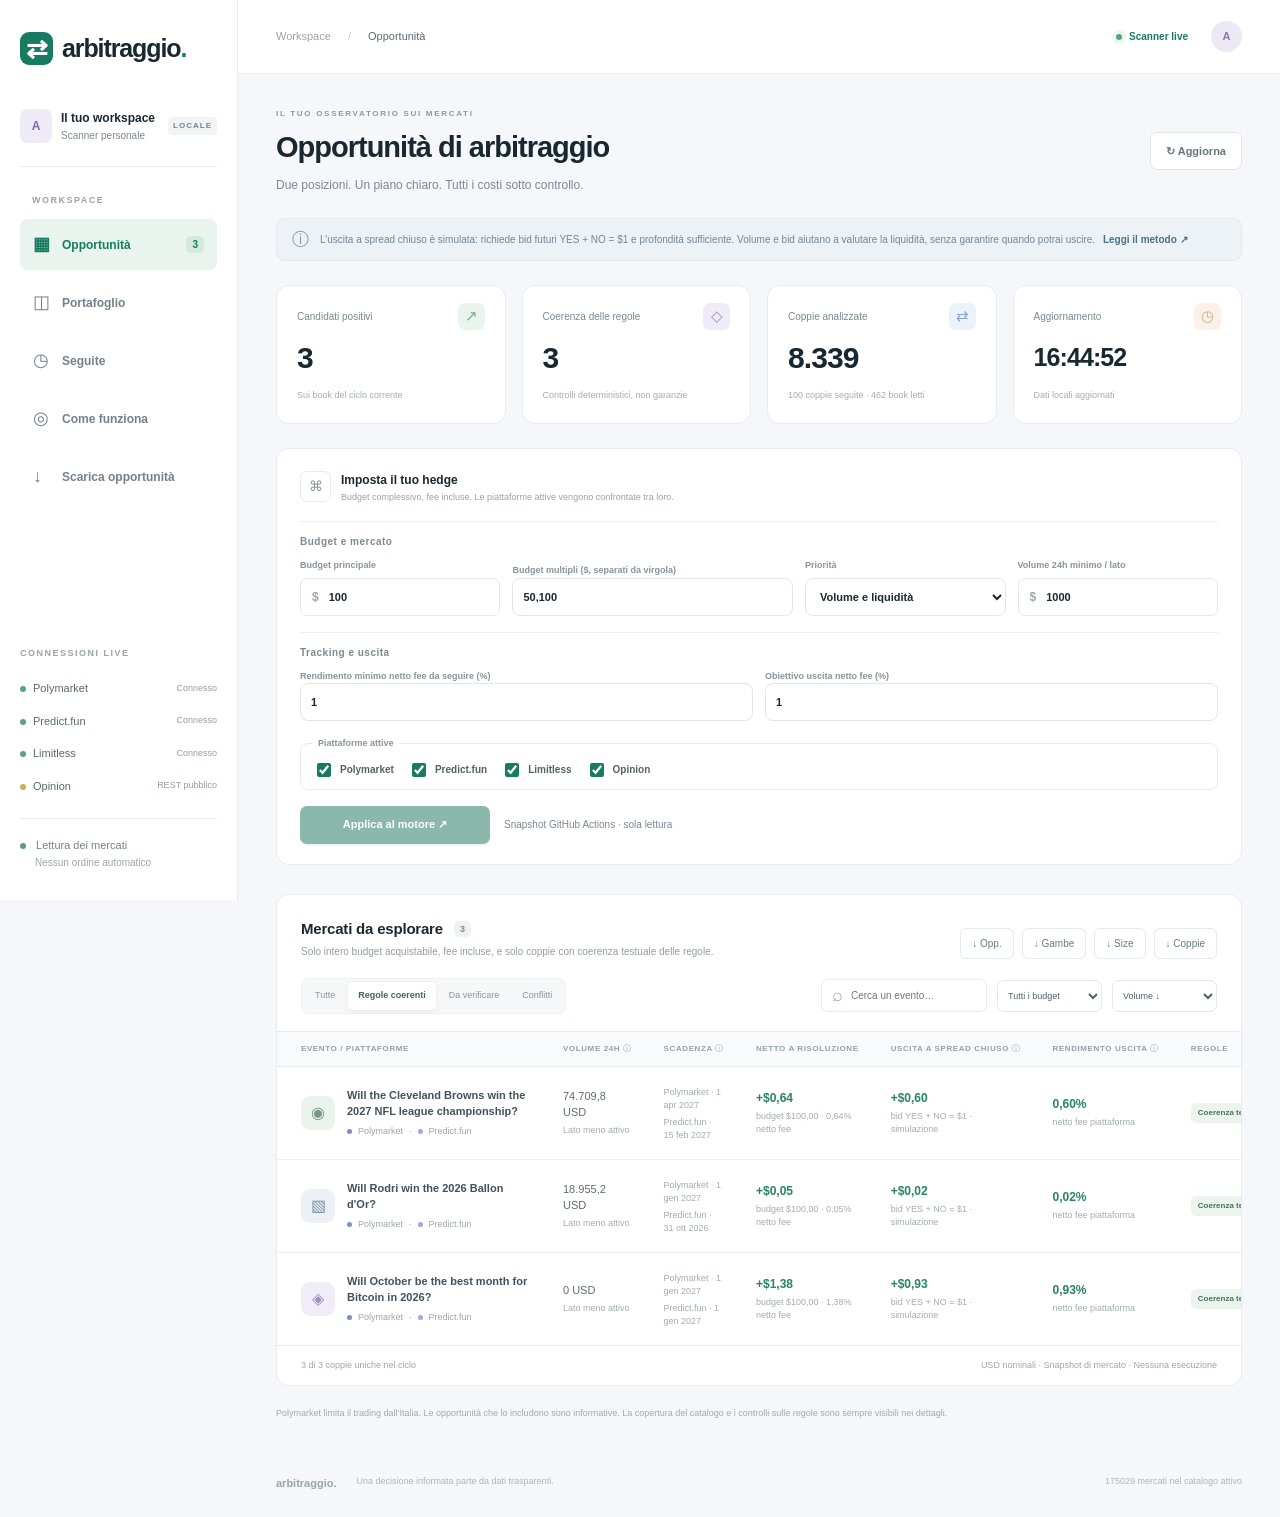
<file: docs/index.html>
<!doctype html>
<html lang="it"><head><meta charset="utf-8"><meta name="viewport" content="width=device-width, initial-scale=1"><title>Arbitraggio — Opportunità live</title><link rel="stylesheet" href="style.css"><link rel="stylesheet" href="portfolio.css"><script src="app.js" defer></script></head>
<body>
<input id="tax-rate" type="hidden" value="0">
<aside class="sidebar">
 <a class="brand" href="/"><span class="brand-icon">⇄</span> arbitraggio<span class="brand-dot">.</span></a>
 <div class="workspace"><span class="workspace-icon">A</span><div>Il tuo workspace<small>Scanner personale</small></div><span class="local-tag">LOCALE</span></div>
 <div class="nav-label">WORKSPACE</div>
 <nav><button class="nav-item active" id="nav-opps"><span>▦</span> Opportunità <span class="nav-count" id="nav-count">—</span></button><button class="nav-item" id="nav-portfolio"><span>◫</span> Portafoglio</button><button class="nav-item" id="nav-tracking"><span>◷</span> Seguite</button><button class="nav-item" id="nav-method"><span>◎</span> Come funziona</button><a class="nav-item" href="/download/latest.csv"><span>↓</span> Scarica opportunità</a></nav>
 <div class="sidebar-bottom"><div class="feeds-title">CONNESSIONI LIVE</div><div id="feed-list"></div><div class="sidebar-note"><span class="pulse"></span> Lettura dei mercati<br><small>Nessun ordine automatico</small></div></div>
</aside>
<div class="page">
 <header class="topbar"><div class="breadcrumb">Workspace <span>/</span> <b id="breadcrumb-current">Opportunità</b></div><div class="topbar-right"><span class="live-pill" id="live-status"><i></i> Connessione…</span><span class="avatar">A</span></div></header>
 <main id="opportunities-main">
  <div class="page-heading"><div><div class="eyebrow">IL TUO OSSERVATORIO SUI MERCATI</div><h1>Opportunità di arbitraggio</h1><p>Due posizioni. Un piano chiaro. Tutti i costi sotto controllo.</p></div><button id="refresh" class="button secondary">↻ Aggiorna</button></div>
  <div class="notice" id="stale-banner" hidden></div>
  <div class="context-note"><span>ⓘ</span><p>L’uscita a spread chiuso è simulata: richiede bid futuri YES + NO = $1 e profondità sufficiente. Volume e bid aiutano a valutare la liquidità, senza garantire quando potrai uscire. <button id="learn-more">Leggi il metodo ↗</button></p></div>
  <section class="metrics" aria-label="Riepilogo"><article><div class="metric-label">Candidati positivi <span class="metric-icon mint">↗</span></div><strong id="metric-opps">—</strong><small>Sui book del ciclo corrente</small></article><article><div class="metric-label">Coerenza delle regole <span class="metric-icon lilac">◇</span></div><strong id="metric-rules">—</strong><small>Controlli deterministici, non garanzie</small></article><article><div class="metric-label">Coppie analizzate <span class="metric-icon blue">⇄</span></div><strong id="metric-pairs">—</strong><small id="metric-coverage">Caricamento copertura…</small></article><article><div class="metric-label">Aggiornamento <span class="metric-icon peach">◷</span></div><strong class="metric-time" id="metric-time">—</strong><small id="metric-age">In attesa dello scanner</small></article></section>
  <section class="control-panel settings-panel" aria-label="Impostazioni del calcolo">
   <div class="control-intro"><span class="control-symbol">⌘</span><div><b>Imposta il tuo hedge</b><small>Budget complessivo, fee incluse. Le piattaforme attive vengono confrontate tra loro.</small></div></div>
   <form id="settings-form" class="settings-grid">
    <div class="settings-group">
     <h3>Budget e mercato</h3>
     <div class="settings-fields">
      <label>Budget principale<div class="input-money"><span>$</span><input id="budget" type="number" min="0.01" max="1000000" step="0.01" value="25" required></div></label>
      <label>Budget multipli ($, separati da virgola)<input id="budgets" type="text" value="50,100" placeholder="50,100"></label>
      <label>Priorità<select id="sort-policy"><option value="liquidity">Volume e liquidità</option><option value="profit">Profitto a risoluzione</option></select></label>
      <label>Volume 24h minimo / lato<div class="input-money"><span>$</span><input id="min-volume" type="number" min="0" max="1000000000" step="1" value="0" required></div></label>
     </div>
    </div>
    <div class="settings-group">
     <h3>Tracking e uscita</h3>
     <div class="settings-fields settings-fields-two">
      <label>Rendimento minimo netto fee da seguire (%)<input id="tracking-min-yield" type="number" min="0" max="1000" step="0.1" value="1.5"></label>
      <label>Obiettivo uscita netto fee (%)<input id="tracking-target-yield" type="number" min="0" max="1000" step="0.1" value="1.5"></label>
     </div>
    </div>
    <fieldset class="venue-toggles"><legend>Piattaforme attive</legend><label><input type="checkbox" id="venue-polymarket" value="polymarket" checked> Polymarket</label><label><input type="checkbox" id="venue-predict" value="predict" checked> Predict.fun</label><label><input type="checkbox" id="venue-limitless" value="limitless" checked> Limitless</label><label><input type="checkbox" id="venue-opinion" value="opinion" checked> Opinion</label></fieldset>
    <div class="settings-actions"><button class="button primary" type="submit" id="apply">Applica al motore ↗</button><p id="settings-status" role="status"></p></div>
   </form>
  </section>
  <section class="opportunities"><div class="section-title"><div><h2>Mercati da esplorare <span id="list-count" class="count-tag">0</span></h2><p>Solo intero budget acquistabile, fee incluse, e solo coppie con coerenza testuale delle regole.</p></div><div class="wallet-list"><a class="export-link" href="/download/latest.csv">↓ Opp.</a><a class="export-link" href="/download/legs.csv">↓ Gambe</a><a class="export-link" href="/download/sizes.csv">↓ Size</a><a class="export-link" href="/download/matches.csv">↓ Coppie</a></div></div>
   <div class="filters"><div class="tabs" role="group" aria-label="Filtra controllo regole"><button data-tab="all">Tutte</button><button data-tab="consistent" class="selected">Regole coerenti</button><button data-tab="review">Da verificare</button><button data-tab="conflict">Conflitti</button></div><div class="search-box"><span>⌕</span><input id="search" type="search" placeholder="Cerca un evento…" aria-label="Cerca un evento"></div><select id="budget-filter" aria-label="Filtra budget"><option value="all">Tutti i budget</option></select><select id="view-sort" aria-label="Ordina elenco"><option value="liquidity">Volume ↓</option><option value="profit">Profitto ↓</option><option value="exit">Uscita simulata ↓</option></select></div>
   <div class="table-wrap"><table><thead><tr><th>EVENTO / PIATTAFORME</th><th>VOLUME 24H <span title="Il minore tra i due lati; dati mancanti non sono zero">ⓘ</span></th><th>SCADENZA <span title="Data di scadenza dichiarata da ciascuna piattaforma, mostrata separatamente.">ⓘ</span></th><th>NETTO A RISOLUZIONE</th><th>USCITA A SPREAD CHIUSO <span title="Scenario ipotetico: bid futuri YES + NO = $1, quantità nette interamente vendibili e fee di vendita incluse. Non disponibile oggi né garantito.">ⓘ</span></th><th>RENDIMENTO USCITA <span title="Profitto netto dopo le fee di vendita diviso per il capitale investito nello scenario di convergenza.">ⓘ</span></th><th>REGOLE</th><th></th></tr></thead><tbody id="opportunity-rows"></tbody></table><div id="empty-state" class="empty-state" hidden><div>⌕</div><h3>Nessun risultato con questi filtri</h3><p>Modifica la ricerca o attendi il prossimo ciclo dello scanner.</p></div><div id="loading-state" class="empty-state"><div class="spinner"></div><h3>Collegamento allo scanner…</h3><p>Stiamo caricando i dati locali, senza simulare opportunità.</p></div></div>
   <div class="table-footer"><span id="showing-count">In attesa dei dati</span><span>USD nominali · Snapshot di mercato · Nessuna esecuzione</span></div>
  </section>
  <div class="jurisdiction">Polymarket limita il trading dall’Italia. Le opportunità che lo includono sono informative. La copertura del catalogo e i controlli sulle regole sono sempre visibili nei dettagli.</div>
 </main>
 <main id="portfolio-main" hidden>
  <div class="page-heading"><div><div class="eyebrow">LETTURA DEI TUOI WALLET</div><h1>Portafoglio</h1><p>Posizioni, prezzi dei book e guadagno se vendessi ora.</p></div><button id="tracking-refresh" class="button secondary">↻ Aggiorna</button></div>
  <div class="notice" id="tracking-banner" hidden></div>
  <section class="metrics" aria-label="Riepilogo portafoglio">
   <article><div class="metric-label">Se vendessi ora <span class="metric-icon mint">↗</span></div><strong id="track-net">—</strong><small>Ricavo netto ai bid disponibili</small></article>
   <article><div class="metric-label">Guadagno / perdita <span class="metric-icon lilac">◇</span></div><strong id="track-pnl">—</strong><small>Netto meno costo di acquisto</small></article>
   <article><div class="metric-label">Costo posizioni <span class="metric-icon blue">⇄</span></div><strong id="track-cost">—</strong><small>Base dichiarata dalle piattaforme</small></article>
   <article><div class="metric-label">Realizzato <span class="metric-icon peach">◷</span></div><strong id="track-realized">—</strong><small id="track-status">Tracker in attesa</small></article>
  </section>
  <section class="control-panel">
   <div class="control-intro"><span class="control-symbol">◫</span><div><b>Collega un wallet</b><small>Solo indirizzi pubblici, in sola lettura</small></div></div>
   <form id="wallet-form" class="wallet-form">
    <label>Piattaforma<select id="wallet-venue"><option value="polymarket">Polymarket</option><option value="predict">Predict.fun</option><option value="limitless">Limitless</option><option value="opinion">Opinion</option></select></label>
    <label>Indirizzo wallet<input id="wallet-address" type="text" placeholder="0x…" autocomplete="off" spellcheck="false" required></label>
    <label>Etichetta<input id="wallet-label" type="text" maxlength="60" placeholder="Principale" autocomplete="off"></label>
    <button class="button primary" type="submit" id="wallet-add">Aggiungi</button>
   </form>
   <p id="wallet-status" role="status" class="wallet-status"></p>
   <div id="wallet-list" class="wallet-list"></div>
   <div class="wallet-list"><button class="button secondary" type="button" id="opinion-connect">Connetti Opinion con il wallet</button><small class="wallet-status">Firma EIP-712, nessuna private key condivisa</small></div>
   <p id="opinion-status" role="status" class="wallet-status"></p>
  </section>
  <section class="opportunities">
   <div class="section-title"><div><h2>Posizioni <span id="tracking-count" class="count-tag">0</span></h2><p>Ricavo calcolato vendendo ai bid letti, con fee e profondità disponibili.</p></div><div class="wallet-list"><select id="position-filter" aria-label="Filtra posizioni"><option value="open">Aperte</option><option value="redeem">Da riscattare</option><option value="all">Tutte</option></select><a class="export-link" href="/download/tracking.csv">↓ Esporta portafoglio</a><a class="export-link" href="/download/tracking-history.csv">↓ Storico</a></div></div>
   <div class="table-wrap"><table><thead><tr><th>MERCATO</th><th>ESITO</th><th>QUOTE</th><th>COSTO / MEDIA</th><th>BID</th><th>SE VENDI ORA</th><th>P&amp;L</th><th>SCADENZA</th><th></th></tr></thead><tbody id="position-rows"></tbody></table><div id="positions-empty" class="empty-state"><div>◫</div><h3>Nessun wallet collegato</h3><p>Aggiungi un indirizzo pubblico per iniziare il tracking in sola lettura.</p></div></div>
  </section>
  <section class="opportunities">
   <div class="section-title"><div><h2>Storico guadagni</h2><p>Snapshot del ricavo netto se vendessi in quel momento.</p></div><span id="history-range" class="count-tag">—</span></div>
   <div class="tracking-chart-wrap"><svg id="history-chart" class="tracking-chart" viewBox="0 0 720 190" role="img" aria-label="Andamento del ricavo netto"></svg></div>
   <div class="table-wrap"><table><thead><tr><th>ISTANTE</th><th>RICAVO NETTO</th><th>P&amp;L</th><th>POSIZIONI</th></tr></thead><tbody id="history-rows"></tbody></table></div>
  </section>
 </main>
 <main id="tracking-main" hidden>
  <div class="page-heading"><div><div class="eyebrow">OPPORTUNITÀ NEL TEMPO</div><h1>Opportunità seguite</h1><p>Ingresso, target di uscita, tempo impiegato e rendimento netto.</p></div><button id="ledger-refresh" class="button secondary">↻ Aggiorna</button></div>
  <div class="notice" id="ledger-banner" hidden></div>
  <section class="metrics" aria-label="Riepilogo opportunità seguite">
   <article><div class="metric-label">Aperte <span class="metric-icon mint">↗</span></div><strong id="ledger-open">—</strong><small id="ledger-threshold">Ingresso netto minimo —</small></article>
   <article><div class="metric-label">Target raggiunti <span class="metric-icon lilac">◇</span></div><strong id="ledger-target">—</strong><small id="ledger-target-rate">Obiettivo di uscita —</small></article>
   <article><div class="metric-label">Tempo mediano al target <span class="metric-icon blue">◷</span></div><strong id="ledger-median">—</strong><small>Dalla prima rilevazione all’uscita</small></article>
   <article><div class="metric-label">ROI netto medio <span class="metric-icon peach">%</span></div><strong id="ledger-roi">—</strong><small id="ledger-profit">Ingresso / uscita</small></article>
  </section>
  <section class="opportunities">
   <div class="section-title"><div><h2>Episodi <span id="ledger-count" class="count-tag">0</span></h2><p>Ogni riga è un ingresso simulato; l’uscita completa può consumare bid molto più bassi del migliore.</p></div><a class="export-link" href="/download/opportunity-tracking.csv">↓ Esporta opportunità seguite</a></div>
   <div class="filters"><select id="ledger-status-filter" aria-label="Filtra stato"><option value="all">Tutti gli stati</option><option value="open">Aperte</option><option value="target">Target raggiunto</option></select><select id="ledger-venue-filter" aria-label="Filtra piattaforma"><option value="all">Tutte le piattaforme</option><option value="polymarket">Polymarket</option><option value="predict">Predict.fun</option><option value="limitless">Limitless</option><option value="opinion">Opinion</option></select><select id="ledger-duration-filter" aria-label="Filtra durata"><option value="all">Qualsiasi durata</option><option value="short">Meno di 1 ora</option><option value="medium">1–6 ore</option><option value="long">6–24 ore</option><option value="verylong">Oltre 24 ore</option></select><input id="ledger-min-entry" class="ledger-min-input" type="number" min="0" step="0.1" placeholder="ROI ingresso min %" aria-label="ROI minimo ingresso"><input id="ledger-min-exit" class="ledger-min-input" type="number" step="0.1" placeholder="ROI uscita min %" aria-label="ROI minimo uscita"><div class="search-box"><span>⌕</span><input id="ledger-search" type="search" placeholder="Cerca mercato…" aria-label="Cerca mercato"></div><select id="ledger-sort" aria-label="Ordina episodi"><option value="newest">Più recenti</option><option value="entry">ROI ingresso ↓</option><option value="exit">ROI uscita ↓</option><option value="duration">Durata ↓</option></select></div>
   <div class="table-wrap"><table><thead><tr><th>MERCATO</th><th>PIATTAFORME</th><th>STATO</th><th>PRIMA VISTA</th><th>DURATA / TARGET</th><th>ROI INGRESSO NETTO</th><th>ROI MAX</th><th>ROI USCITA NETTO</th><th></th></tr></thead><tbody id="ledger-rows"></tbody></table><div id="ledger-empty" class="empty-state"><div>◷</div><h3>Nessuna opportunità con questi filtri</h3><p>Modifica i filtri o attendi che lo scanner registri una nuova opportunità.</p></div></div>
   <div class="table-footer"><span id="ledger-showing">—</span><span>Fee di piattaforma incluse · nessuna tassa · simulazione</span></div>
  </section>
  <section class="opportunities">
   <div class="section-title"><div><h2>Tempo e rendimento</h2><p>Episodi chiusi al target: tempo in ore e ROI netto effettivo.</p></div><span id="ledger-range" class="count-tag">—</span></div>
   <div class="tracking-chart-wrap"><svg id="ledger-chart" class="tracking-chart" viewBox="0 0 720 190" role="img" aria-label="Tempo al target e rendimento netto"></svg></div>
  </section>
 </main>
 <footer>arbitraggio. <span>Una decisione informata parte da dati trasparenti.</span><span id="footer-status">Scanner locale</span></footer>
</div>
<div id="drawer-backdrop" class="drawer-backdrop" hidden></div><section id="drawer" class="drawer" role="dialog" aria-modal="true" aria-labelledby="drawer-title" hidden><div class="drawer-header"><div><span class="eyebrow">PIANO DI COPERTURA · SIMULAZIONE</span><h2 id="drawer-title"></h2></div><button class="icon-button" id="close-drawer" aria-label="Chiudi dettagli">×</button></div><div id="drawer-content"></div></section>
<dialog id="method-dialog"><div class="method-head"><h2>Come leggere le opportunità</h2><button class="icon-button" id="close-method" aria-label="Chiudi metodo">×</button></div><div class="method-body"><h3>1. Quanto comprare</h3><p>Il motore bilancia le quote nette YES e NO. Le quantità lorde possono differire se una piattaforma trattiene fee in quote. Costi, commissioni, liquidità e minimi entrano nel calcolo; eventuali arrotondamenti della piattaforma vanno rivalidati prima dell’ordine.</p><h3>2. Profitto a risoluzione</h3><p>È il payout nominale delle quote coperte meno acquisti, fee e riserva, subordinato alla compatibilità dei contratti e alla risoluzione prevista. Le due operazioni non sono atomiche.</p><h3>3. Uscita prima della scadenza</h3><p>Nei dettagli resta il controllo ai bid attuali, con profondità e fee di vendita. La colonna mostra invece uno scenario futuro di chiusura dello spread. Nessuno dei due registra acquisti effettivi o prevede i tempi di uscita.</p><h3>Scenario di uscita a spread chiuso</h3><p>Il valore in tabella ipotizza bid futuri che sommano a $1 con capacità per tutte le quote nette; sottrae fee di vendita e costi di entrata/uscita. I dettagli mostrano tre percorsi di prezzo e un obiettivo pari al 50% del profitto a risoluzione. La scomparsa dello spread agli ask non prova che si possa uscire a questi bid. Nessuna stima dei tempi.</p><h3>4. Volume e regole</h3><p>La priorità usa il volume 24h del lato meno attivo. Il volume è attività storica; i bid sono la liquidità attuale. “Regole coerenti” indica controlli automatici favorevoli, mai copertura garantita al 100%. Dati mancanti e conflitti restano evidenziati.</p><h3>Copertura e limiti</h3><p>Il motore confronta il catalogo e segue una selezione di coppie, con esplorazione a rotazione. La dashboard mostra tutte le opportunità rilevate nel ciclo, non tutti i possibili arbitraggi globali. USDC e USDT sono considerati a parità nominale; nessuna garanzia sul peg.</p></div></dialog>
<div id="toast" class="toast" role="status" hidden></div>
</body></html>
</file>
<file: docs/style.css>
:root{--bg:#f5f7fa;--ink:#182830;--muted:#7c8893;--line:#e7ecf0;--green:#167b61;--green-soft:#e7f4ed;--amber:#987423;--amber-soft:#fff5dc;--red:#b45252;--blue:#4b68ad;--radius:13px}*{box-sizing:border-box}body{margin:0;background:var(--bg);color:var(--ink);font-family:Inter,-apple-system,BlinkMacSystemFont,"Segoe UI",sans-serif;font-size:14px;line-height:1.5}button,input,select{font:inherit}button,a,input,select{outline-offset:4px}button,a{touch-action:manipulation}button{cursor:pointer}a{color:inherit;text-decoration:none}button{border:0}button:disabled{opacity:.5;cursor:wait}[hidden]{display:none!important}.sidebar{width:238px;background:#fff;position:fixed;inset:0 auto 0 0;border-right:1px solid var(--line);display:flex;flex-direction:column;padding:30px 20px;z-index:5}.brand{font-size:25px;font-weight:740;letter-spacing:-1.1px;display:flex;align-items:center;gap:9px}.brand-dot{color:var(--green);margin-left:-9px}.brand-icon{background:var(--green);color:white;border-radius:9px;font-size:26px;width:33px;height:33px;display:grid;place-items:center;line-height:1}.workspace{display:flex;align-items:center;gap:9px;padding:19px 0 23px;margin-top:22px;border-bottom:1px solid var(--line);font-size:12px;font-weight:650}.workspace small{display:block;font-size:10px;color:var(--muted);font-weight:400;margin-top:1px}.workspace-icon{width:32px;height:34px;display:grid;place-items:center;background:#eeeaf6;color:#7f6aab;border-radius:8px}.local-tag{font-size:8px;letter-spacing:1px;background:#f1f4f6;color:#78838b;padding:3px 5px;border-radius:4px;margin-left:auto}.nav-label,.feeds-title{font-size:9px;letter-spacing:1.5px;color:#9aa3aa;font-weight:700;margin:27px 12px 12px}nav{display:grid;gap:7px}.nav-item{display:flex;align-items:center;gap:11px;padding:12px 13px;background:transparent;color:#74808b;border-radius:8px;text-align:left;font-size:12px;font-weight:550}.nav-item>span:first-child{font-size:18px;width:18px}.nav-item.active{background:#eaf4ee;color:var(--green);font-weight:650}.nav-item:hover{background:#f2f6f4}.nav-count{margin-left:auto;background:#d4eadd;border-radius:5px;padding:1px 6px;font-size:10px}.sidebar-bottom{margin-top:auto}.feeds-title{margin:20px 0 12px}.feed{display:flex;align-items:center;justify-content:space-between;font-size:11px;padding:8px 0;color:#596970}.feed i{height:6px;width:6px;background:#d3ad55;border-radius:50%;margin-right:7px;display:inline-block}.feed i.ok{background:#57a481}.feed small{color:#92a096;font-size:9px}.sidebar-note{border-top:1px solid var(--line);margin-top:16px;padding-top:18px;font-size:11px;color:#71877e}.sidebar-note small{padding-left:15px;color:#9ca7a0;font-size:10px}.pulse{display:inline-block;background:#599e77;width:6px;height:6px;border-radius:50%;margin-right:7px}.page{margin-left:238px}.topbar{height:74px;background:#fff;border-bottom:1px solid var(--line);display:flex;align-items:center;justify-content:space-between;padding:0 38px}.breadcrumb{font-size:11px;color:#9aa4ac}.breadcrumb span{margin:0 14px;color:#c6cdd2}.breadcrumb b{font-weight:500;color:#596972}.topbar-right{display:flex;gap:23px;align-items:center}.live-pill{font-size:10px;font-weight:550;color:var(--green);display:flex;align-items:center;gap:7px}.live-pill i{height:6px;width:6px;border-radius:50%;background:#53a384;box-shadow:0 0 0 4px #edf7f1}.live-pill.offline{color:var(--amber)}.live-pill.offline i{background:#bd9942;box-shadow:0 0 0 4px #fff6e2}.avatar{background:#ece9f4;color:#8b77a5;width:31px;height:31px;display:grid;place-items:center;border-radius:50%;font-size:11px;font-weight:650}main{padding:34px 38px 20px;max-width:1680px;margin:auto}.page-heading{display:flex;align-items:center;justify-content:space-between;margin-bottom:24px}.eyebrow{font-size:8px;letter-spacing:1.7px;color:#8c9a99;font-weight:750}h1{font-size:29px;letter-spacing:-1px;font-weight:620;margin:6px 0}p{color:var(--muted);font-size:12px;margin:0}.button{padding:10px 15px;font-size:11px;border-radius:7px;font-weight:650;white-space:nowrap;transition:background .15s}.button.secondary{background:white;border:1px solid #dfe6e9;color:#66767f}.button.primary{background:#19745c;color:white;box-shadow:0 2px 2px #163b2420}.button:hover{filter:brightness(.96)}.context-note{display:flex;gap:11px;background:#edf2f6;border:1px solid #e2e9ef;border-radius:9px;padding:12px 15px;margin-bottom:24px}.context-note>span{font-size:17px;color:#8399ab;line-height:1}.context-note p{font-size:10px;color:#738796;line-height:1.7}.context-note button{background:none;color:#4b7085;padding:0 0 0 5px;font-size:10px;font-weight:650}.metrics{display:grid;grid-template-columns:repeat(4,1fr);gap:16px;margin-bottom:24px}.metrics article{background:#fff;border:1px solid var(--line);padding:17px 20px 19px;border-radius:var(--radius)}.metric-label{font-size:10px;color:#7a8891;display:flex;align-items:center;justify-content:space-between;gap:8px}.metric-icon{font-size:15px;width:27px;height:27px;border-radius:7px;display:grid;place-items:center}.mint{background:#e9f4ed;color:#7aab8d}.lilac{background:#f0ecf7;color:#a28ac3}.blue{background:#ecf2fa;color:#8ba4ce}.peach{background:#fcf1e8;color:#ccad8d}.metrics strong{font-size:30px;font-weight:600;letter-spacing:-.9px;display:block;line-height:1.7;margin-top:2px}.metrics strong.metric-time{font-size:25px;line-height:2.04}.metrics small{color:#a2acb2;font-size:9px}.control-panel{background:#fff;border:1px solid var(--line);border-radius:var(--radius);padding:20px 23px;margin-bottom:29px}.control-intro{display:flex;gap:10px;align-items:center;margin-bottom:17px}.control-symbol{border:1px solid #e6ece9;color:#879b90;border-radius:7px;width:31px;height:31px;display:grid;place-items:center}.control-intro b{font-size:12px;font-weight:620}.control-intro small{display:block;color:#97a2a9;font-size:9px;margin-top:1px}#settings-form{display:grid;grid-template-columns:1fr 1.4fr 1fr auto;align-items:end;gap:16px}label{display:block;font-size:9px;color:#87959c;font-weight:550}input,select{border:1px solid #e2e8ec;background:#fff;color:#4d626e;border-radius:7px;padding:10px 11px;font-size:11px;min-width:0}select{appearance:auto;width:100%;margin-top:5px;height:38px}.input-money{display:flex;align-items:center;border:1px solid #e2e8ec;border-radius:7px;height:38px;margin-top:5px;overflow:hidden}.input-money span{padding-left:11px;color:#9aa6ac;font-size:12px}.input-money input{border:0;width:100%;height:36px;padding-left:10px;outline-offset:-3px}#settings-form .button{height:38px}#settings-status{font-size:10px;color:var(--green);margin-top:8px;min-height:0}#settings-status:empty{display:none}.opportunities{background:#fff;border:1px solid var(--line);border-radius:var(--radius);overflow:hidden}.section-title{padding:23px 24px 17px;display:flex;align-items:center;justify-content:space-between}.section-title h2{font-size:15px;font-weight:630;margin:0 0 4px;letter-spacing:-.2px}.section-title p{font-size:10px;color:#929da4}.count-tag{font-size:9px;background:#eef3f0;color:#6d9380;padding:3px 6px;border-radius:5px;vertical-align:middle;margin-left:7px;font-weight:600}.export-link{font-size:10px;color:#687d86;border:1px solid #e3eaed;border-radius:6px;padding:7px 11px}.filters{display:flex;align-items:center;gap:10px;padding:2px 24px 17px}.tabs{display:flex;gap:3px;background:#f5f7f9;padding:3px;border:1px solid #eef1f4;border-radius:7px;white-space:nowrap}.tabs button{font-size:9px;padding:7px 10px;border-radius:5px;color:#8a959e;background:transparent}.tabs button.selected{background:#fff;box-shadow:0 1px 4px #18253410;color:#416556;font-weight:650}.search-box{display:flex;align-items:center;border:1px solid #e5eaee;border-radius:7px;margin-left:auto;max-width:220px}.search-box span{font-size:18px;padding:0 0 0 10px;color:#9ba8af}.search-box input{border:0;width:100%;padding:8px;font-size:10px;background:transparent}.filters>select{width:105px;font-size:9px;padding:6px;height:32px;margin:0}.table-wrap{overflow-x:auto;min-height:200px}table{border-collapse:collapse;width:100%;text-align:left}thead{background:#f9fafb;border-top:1px solid var(--line);border-bottom:1px solid var(--line)}th{font-size:8px;letter-spacing:.6px;color:#92a0a9;font-weight:550;padding:11px 16px;white-space:nowrap}th:first-child{padding-left:24px;width:37%}td{border-bottom:1px solid #eef1f4;padding:16px;color:#5c6b73;font-size:11px;vertical-align:middle}td:first-child{padding-left:24px}tr:last-child td{border-bottom:0}tbody tr:hover{background:#fbfcfb}.event-cell{display:flex;gap:12px;align-items:center;min-width:230px}.event-icon{width:34px;height:34px;flex-shrink:0;background:#edf1f6;border-radius:9px;display:grid;place-items:center;font-size:16px;color:#7590a6}.event-icon.sport{background:#eaf3ec;color:#789886}.event-icon.crypto{background:#f1edf8;color:#a08cc1}.event-icon.economy{background:#fbf1e8;color:#bb9d80}.event-name{font-weight:570;color:#40525c;font-size:11px;display:block;max-width:350px;line-height:1.5}.venue-pair{font-size:9px;color:#9ba6ac;display:flex;align-items:center;gap:6px;margin-top:5px}.venue-dot{height:5px;width:5px;display:inline-block;border-radius:50%;background:#7a91c2}.venue-dot.predict{background:#b79bda}.venue-dot.limitless{background:#e2b376}.value-positive{color:#278467;font-weight:650;font-size:12px}.value-negative{color:#ae7171;font-size:11px}.value-neutral{color:#8d99a0}.cell-sub{display:block;color:#a1acb1;font-size:9px;margin-top:3px}.badge{font-size:8px;border-radius:5px;padding:4px 7px;display:inline-block;white-space:nowrap;font-weight:550}.badge.consistent{color:#42735c;background:#ebf5ee}.badge.review{color:#a68a43;background:#fcf6e7}.badge.conflict{color:#b26666;background:#fbefef}.details-button{border:1px solid #e3e9ec;background:#fff;color:#6f818c;border-radius:6px;padding:7px 9px;white-space:nowrap;font-size:9px}.details-button:hover{color:var(--green);border-color:#acccba}.table-footer{border-top:1px solid var(--line);padding:13px 24px;font-size:9px;display:flex;justify-content:space-between;color:#9ba7ad}.empty-state{text-align:center;padding:48px 20px;color:#a7b4ba}.empty-state>div{font-size:30px}.empty-state h3{font-size:14px;color:#72838d;font-weight:500;margin:10px 0}.empty-state p{font-size:11px}.jurisdiction{font-size:9px;color:#a2a9af;line-height:1.8;padding:19px 0}footer{display:flex;gap:20px;font-size:11px;font-weight:650;color:#97a5a5;padding:15px 38px 25px;max-width:1680px;margin:auto}footer span{font-size:9px;font-weight:400;color:#adb5bb}footer span:last-child{margin-left:auto}.notice{background:#fff3d9;border:1px solid #f0ddb6;color:#967834;font-size:11px;border-radius:8px;padding:12px 15px;margin-bottom:16px}.drawer-backdrop{position:fixed;inset:0;background:#142d3a66;z-index:20;backdrop-filter:blur(2px)}.drawer{position:fixed;right:0;top:0;bottom:0;width:min(650px,100vw);background:#f8fafb;box-shadow:-10px 0 60px #182c4422;z-index:21;overflow:auto}.drawer-header{display:flex;align-items:flex-start;justify-content:space-between;padding:25px;background:#fff;border-bottom:1px solid var(--line);position:sticky;top:0;z-index:1}.drawer-header h2{font-size:20px;letter-spacing:-.4px;font-weight:600;margin:9px 0 0;line-height:1.4;max-width:520px}.icon-button{background:#f1f4f6;color:#7f909b;font-size:21px;border-radius:7px;width:30px;height:30px;flex-shrink:0;line-height:1}#drawer-content{padding:22px}.drawer-summary{display:grid;grid-template-columns:repeat(3,1fr);gap:10px;margin-bottom:18px}.mini-card{background:white;border:1px solid var(--line);border-radius:9px;padding:14px}.mini-card small{font-size:9px;color:#8b9a9e;display:block}.mini-card strong{display:block;font-size:20px;letter-spacing:-.7px;font-weight:600;margin-top:5px}.panel{background:#fff;border:1px solid var(--line);border-radius:10px;padding:18px;margin-bottom:15px}.panel h3{font-size:12px;margin:0 0 13px;font-weight:650}.panel h4{font-size:11px;margin:13px 0 6px}.plan-card{border:1px solid #e5ece7;border-radius:9px;padding:15px;margin-bottom:11px;background:#fcfefc}.plan-top{display:flex;justify-content:space-between;align-items:center;gap:10px}.plan-side{font-size:10px;font-weight:700;color:#3e7e62}.plan-side.no{color:#a76e6e}.market-link{font-size:10px;color:#5c7c9a;text-decoration:underline;text-underline-offset:3px}.plan-shares{font-size:22px;color:#3a5650;letter-spacing:-.5px;font-weight:600;margin:9px 0}.plan-shares small{font-size:10px;color:#8a9c94;font-weight:400}.definition{display:grid;grid-template-columns:1fr auto;gap:7px;font-size:10px;color:#8a989e}.definition b{font-weight:550;color:#536a71}.definition .total{font-weight:650;color:#36684e;border-top:1px solid #e8eee9;padding-top:9px;margin-top:4px}.panel p{font-size:10px;line-height:1.8}.subtle-note{font-size:9px;color:#8e9e9a;line-height:1.8;margin-top:9px}.check{display:flex;gap:9px;padding:9px 0;border-bottom:1px solid #eff2f4;font-size:11px}.check:last-child{border:0}.check-icon{color:#6ca589}.check-icon.unknown{color:#c0a364}.check-icon.conflict{color:#bc7272}.check b{font-size:10px;font-weight:550;display:block;color:#64767c}.check small{color:#9aa5aa;font-size:9px}.rule-doc{font-size:10px;color:#7c8a94;line-height:1.8;white-space:pre-wrap;max-height:220px;overflow:auto;border-top:1px solid var(--line);margin-top:12px;padding-top:12px}details summary{font-size:10px;color:#617f92;cursor:pointer}.drawer-foot{color:#a2aab0;font-size:9px;line-height:1.8;margin:15px 0}.copy-plan{width:100%;margin:4px 0 16px}.toast{position:fixed;left:50%;bottom:24px;transform:translateX(-50%);z-index:40;background:#243d35;color:white;padding:12px 20px;border-radius:8px;box-shadow:0 5px 30px #142d3a26;font-size:12px}dialog{border:1px solid var(--line);border-radius:16px;width:min(660px,94vw);padding:0;color:var(--ink);box-shadow:0 20px 100px #17334233}dialog::backdrop{background:#142d3a55;backdrop-filter:blur(2px)}.method-head{display:flex;align-items:center;justify-content:space-between;padding:22px 25px;border-bottom:1px solid var(--line)}.method-head h2{font-size:19px;margin:0;font-weight:600}.method-body{padding:10px 25px 25px;max-height:70vh;overflow:auto}.method-body h3{font-size:13px;margin:17px 0 6px}.method-body p{font-size:11px;line-height:1.9}.spinner{border:2px solid #edf3ef;border-top-color:#729f88;width:25px;height:25px;border-radius:50%;margin:auto;animation:spin 1s linear infinite}@keyframes spin{to{transform:rotate(360deg)}}@media(min-width:1600px){td{padding-top:20px;padding-bottom:20px}}@media(max-width:1200px){.sidebar{width:205px;padding:25px 15px}.brand{font-size:23px}.page{margin-left:205px}.topbar{padding:0 25px}main{padding:28px 24px}.filters{flex-wrap:wrap}.search-box{max-width:180px}.metrics{gap:10px}.metrics article{padding:14px}.metrics strong{font-size:26px}#settings-form{gap:10px;grid-template-columns:1fr 1.2fr 1fr auto}.button{padding:10px 12px}}@media(max-width:900px){.sidebar{width:72px;padding:23px 14px;align-items:center}.brand{font-size:0;gap:0}.brand-icon{font-size:27px}.brand-dot,.workspace,.nav-label,.sidebar-bottom{display:none}.nav-item{font-size:0;padding:12px}.nav-item>span:first-child{font-size:20px}.nav-count{display:none}nav{margin-top:40px}.page{margin-left:72px}.metrics{grid-template-columns:repeat(2,1fr)}#settings-form{grid-template-columns:1fr 1fr}.context-note{margin-bottom:18px}.tabs{margin-right:auto}.filters .search-box{margin-left:0}footer span:first-of-type{display:none}}@media(max-width:600px){.sidebar{display:none}.page{margin:0}.topbar{height:58px;padding:0 18px}main{padding:23px 15px}.page-heading{align-items:flex-start;gap:10px}.page-heading h1{font-size:23px;line-height:1.25;margin:8px 0}.page-heading p{font-size:11px}.eyebrow{font-size:7px}.page-heading>.button{font-size:9px;padding:8px 10px}.metrics{gap:8px;margin-bottom:16px}.metrics article{padding:12px}.metric-label{font-size:9px}.metrics strong{font-size:27px}.metrics strong.metric-time{font-size:22px}.control-panel{padding:16px}#settings-form{gap:12px}.control-intro small{font-size:8px}.filters{padding:0 15px 15px;gap:10px}.tabs{width:100%;justify-content:space-between}.tabs button{font-size:8px;padding:7px 8px}.search-box{flex:1;max-width:none}.section-title{padding:20px 15px 16px}.section-title h2{font-size:14px}.section-title p{font-size:9px}.export-link{font-size:9px}.table-footer{padding:12px 15px}.table-footer span:last-child{display:none}.table-wrap table{min-width:810px}.context-note p{font-size:9px}.topbar-right{gap:12px}footer{padding:8px 15px 20px}.drawer-header{padding:20px}.drawer-header h2{font-size:18px}#drawer-content{padding:15px}.drawer-summary{gap:6px}.mini-card{padding:11px}.mini-card strong{font-size:17px}.mini-card small{font-size:8px}}
</file>
<file: docs/portfolio.css>
.wallet-form{display:grid;grid-template-columns:1.1fr 2fr 1.2fr auto;align-items:end;gap:12px;margin-top:16px}
.wallet-form label{font-size:9px;color:#87959c;font-weight:550}
.wallet-form input,.wallet-form select{width:100%;height:38px;border:1px solid #e1e8e4;border-radius:8px;background:#fff;padding:0 10px;font-size:11px;color:var(--ink)}
.wallet-form input:focus,.wallet-form select:focus{border-color:#8bb39d;outline:2px solid #e7f2eb}
.wallet-status{min-height:16px;margin-top:10px;font-size:10px;color:var(--muted)}
.wallet-list{display:flex;flex-wrap:wrap;gap:8px;margin-top:10px}
.wallet-chip{display:flex;align-items:center;gap:8px;border:1px solid #e5ebe7;background:#f8faf9;border-radius:8px;padding:7px 9px;font-size:10px;color:#52635b}
.wallet-chip small{color:#8d9a93;font-size:9px}
.wallet-chip button{border:0;background:transparent;color:#a15f5f;font-size:10px;padding:2px 4px}
.position-title{display:block;max-width:360px;color:var(--ink);font-size:11px;font-weight:600;line-height:1.35}
.position-meta{display:block;margin-top:4px;color:#98a4ab;font-size:9px}
.outcome-pill{display:inline-block;border-radius:5px;padding:3px 7px;font-size:9px;font-weight:700}
.outcome-pill.yes{background:#e6f3ec;color:#167b61}
.outcome-pill.no{background:#fbeeee;color:#a45b5b}
.liquidity-state{display:block;margin-top:4px;font-size:9px;color:#9aa5aa}
.tracking-chart-wrap{background:#fff;border:1px solid var(--line);border-radius:var(--radius);padding:18px 20px;margin:0 0 18px}
.tracking-chart{display:block;width:100%;height:190px}
.chart-empty{display:grid;place-items:center;height:150px;color:#9aa5aa;font-size:10px}
#position-filter{height:34px;border:1px solid #e1e8e4;border-radius:7px;background:#fff;padding:0 9px;font-size:10px;color:#596970}
.ledger-min-input{width:116px;height:34px;border:1px solid #e1e8e4;border-radius:7px;background:#fff;padding:0 9px;font-size:10px;color:#596970}
.venue-toggles{grid-column:1/-1;border:1px solid #e7ecf0;border-radius:8px;padding:9px 12px;display:flex;flex-wrap:wrap;align-items:center;gap:14px;margin:0}
.venue-toggles legend{font-size:9px;color:#87959c;font-weight:600;padding:0 5px}
.venue-toggles label{display:flex;align-items:center;gap:6px;font-size:10px;color:#52635b;white-space:nowrap}
.venue-toggles input{width:14px;height:14px;accent-color:#167b61}
.settings-panel #settings-form.settings-grid{display:grid;grid-template-columns:1fr;gap:16px;align-items:stretch}
.settings-group{border-top:1px solid #eef1f4;padding-top:12px}
.settings-group h3{margin:0 0 10px;font-size:10px;letter-spacing:.5px;color:#7c8b92;font-weight:650}
.settings-fields{display:grid;grid-template-columns:1fr 1.2fr 1fr;gap:12px;align-items:end}
.settings-group:first-child .settings-fields{grid-template-columns:1fr 1.4fr 1fr 1fr}
.settings-fields-two{grid-template-columns:1fr 1fr}
.settings-fields label{font-size:9px;color:#87959c;font-weight:550}
.settings-fields input,.settings-fields select{width:100%;height:38px;border:1px solid #e1e8e4;border-radius:8px;background:#fff;padding:0 10px;font-size:11px;color:var(--ink)}
.settings-fields .input-money input{height:36px;border:0;padding-left:10px}
.settings-actions{display:flex;align-items:center;gap:14px;flex-wrap:wrap}
.settings-actions .button{min-width:190px}
#settings-status{margin:0;min-height:16px;font-size:10px;color:var(--muted)}
@media(max-width:900px){.settings-fields{grid-template-columns:1fr 1fr}.settings-group:first-child .settings-fields label:last-child{grid-column:1/-1}}
@media(max-width:600px){.settings-fields,.settings-fields-two{grid-template-columns:1fr}.settings-group:first-child .settings-fields label:last-child{grid-column:auto}.settings-actions .button{width:100%}}
@media(max-width:900px){.wallet-form{grid-template-columns:1fr 1fr}.wallet-form label:nth-child(2){grid-column:1/-1}}
@media(max-width:600px){.wallet-form{grid-template-columns:1fr}.wallet-form label:nth-child(2){grid-column:auto}.position-title{max-width:220px}.tracking-chart{height:160px}}
</file>
